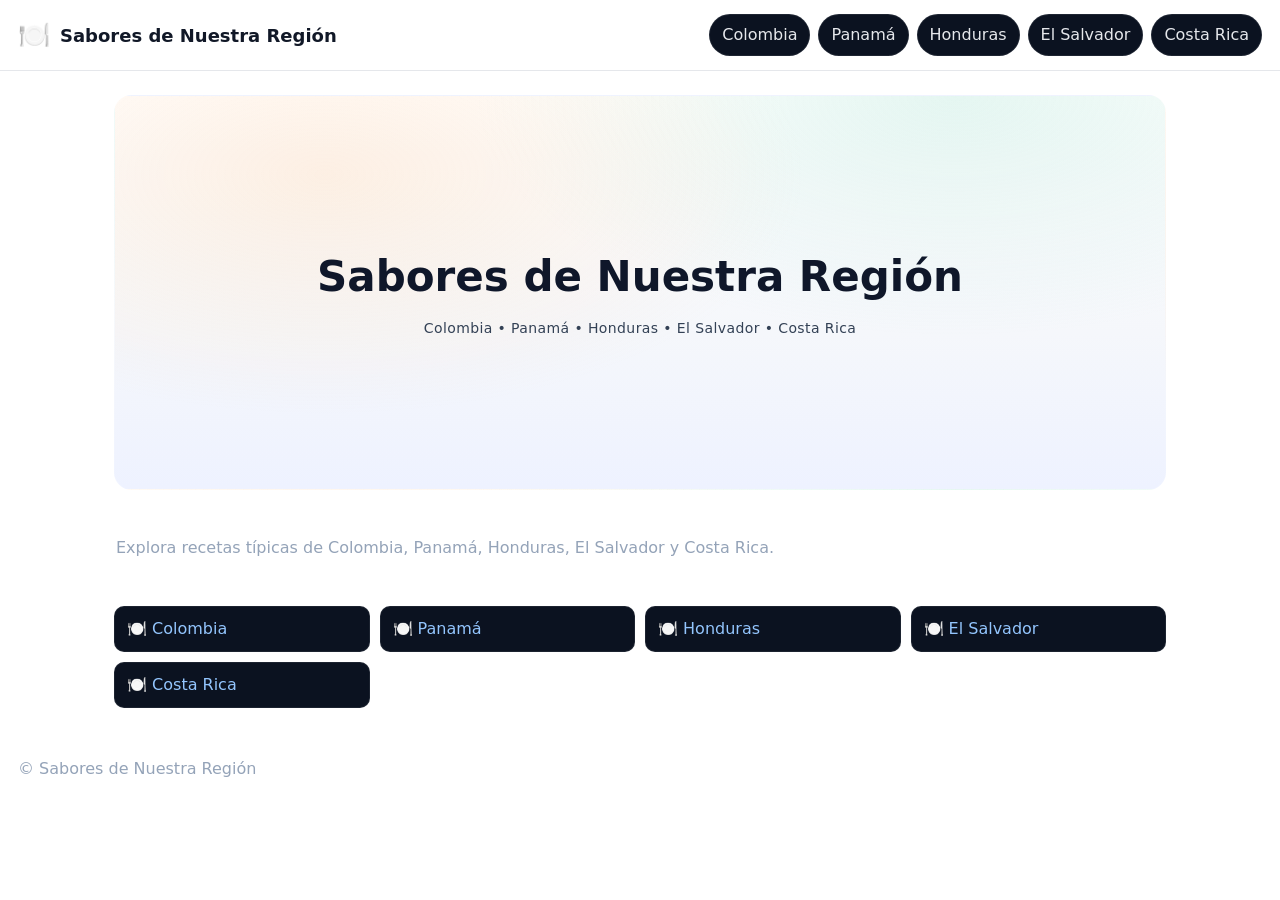
<file: index.html>
<!DOCTYPE html>
<html lang="es">
<head>
  <meta charset="utf-8" />
  <meta name="viewport" content="width=device-width, initial-scale=1" />
  <title>Sabores de Nuestra Región — Inicio</title>
  <link rel="stylesheet" href="css/styles.css" />
</head>
<body>
  <header class="header">
    <div class="brand"><span class="logo">🍽️</span><h1>Sabores de Nuestra Región</h1></div>
    <nav class="nav"><a class="" href="colombia.html">Colombia</a>
      <a class="" href="panama.html">Panamá</a>
      <a class="" href="honduras.html">Honduras</a>
      <a class="" href="elsalvador.html">El Salvador</a>
      <a class="" href="costarica.html">Costa Rica</a></nav>
  </header>
  <main class="main">
    
    <div class="hero hero-neutral">
      <div class="hero-inner">
        <h2>Sabores de Nuestra Región</h2>
        <p>Colombia • Panamá • Honduras • El Salvador • Costa Rica</p>
      </div>
    </div>

    <p class="info">Explora recetas típicas de Colombia, Panamá, Honduras, El Salvador y Costa Rica.</p>
    <div class="list-links">
        <a href="colombia.html">🍽️ Colombia</a>
        <a href="panama.html">🍽️ Panamá</a>
        <a href="honduras.html">🍽️ Honduras</a>
        <a href="elsalvador.html">🍽️ El Salvador</a>
        <a href="costarica.html">🍽️ Costa Rica</a>
    </div>
  </main>
  <footer class="footer">© Sabores de Nuestra Región</footer>
</body>
</html>
</file>
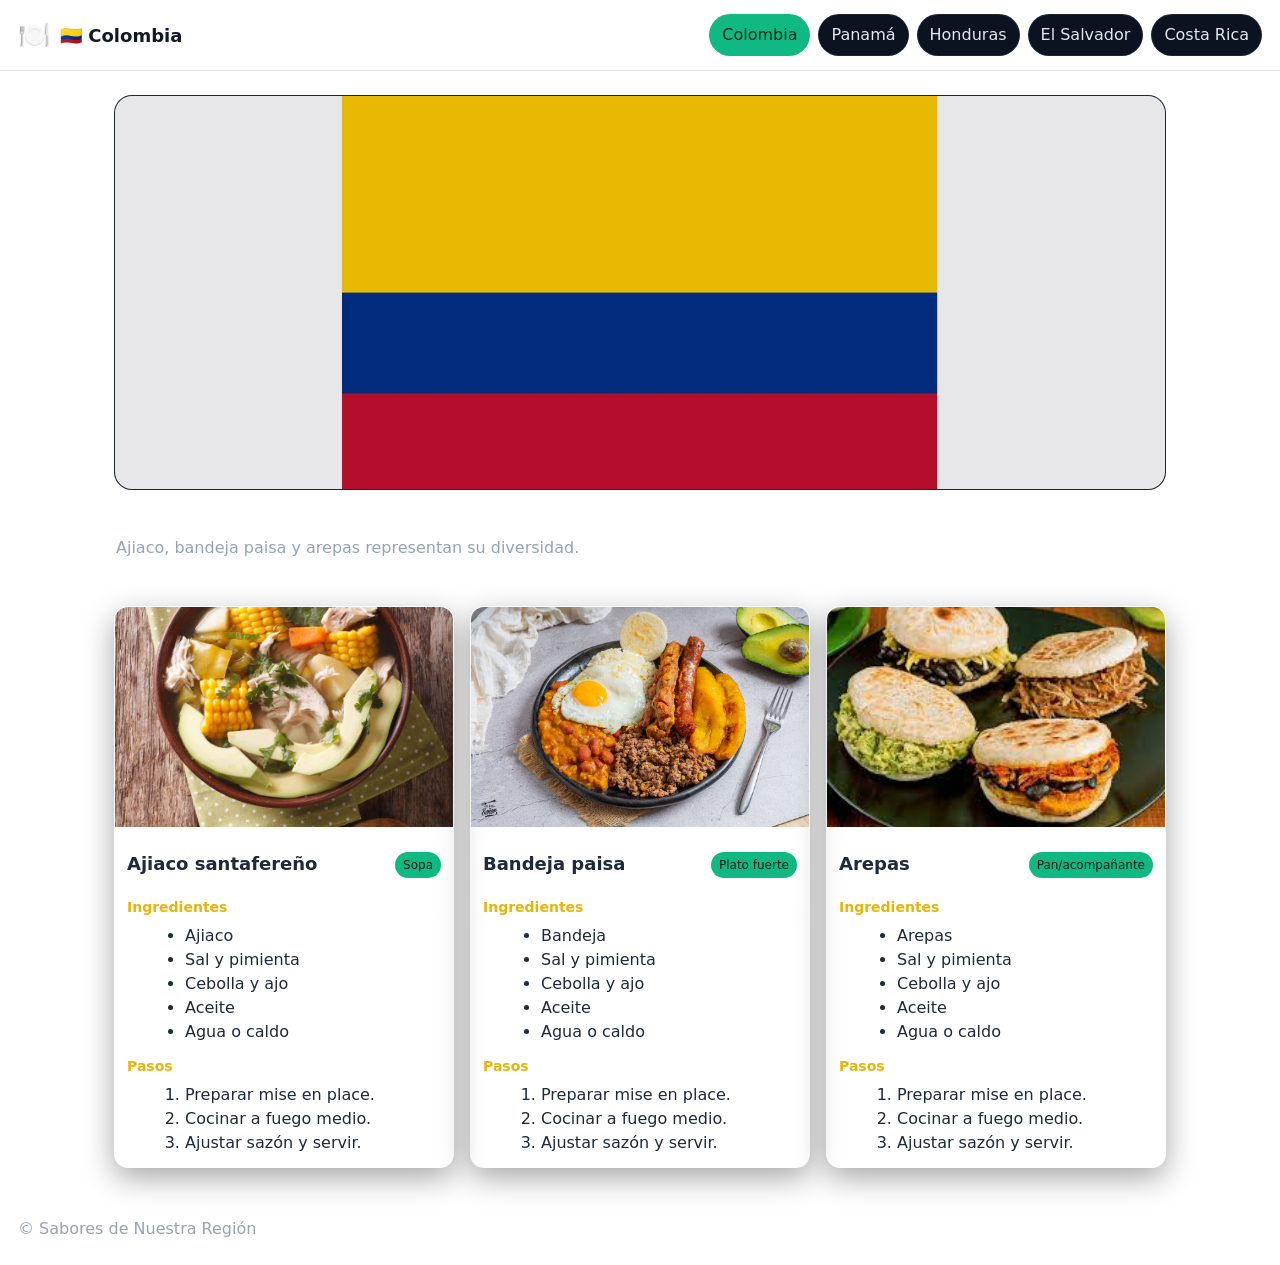
<file: colombia.html>
<!DOCTYPE html>
<html lang="es">
<head>
  <meta charset="utf-8" />
  <meta name="viewport" content="width=device-width, initial-scale=1" />
  <title>Colombia — Recetas</title>
  <link rel="stylesheet" href="css/styles.css" />
</head>
<body>
  <header class="header">
    <div class="brand">
      <span class="logo">🍽️</span>
      <h1>🇨🇴 Colombia</h1>
    </div>
    <nav class="nav"><a class="active" href="colombia.html">Colombia</a>
      <a class="" href="panama.html">Panamá</a>
      <a class="" href="honduras.html">Honduras</a>
      <a class="" href="elsalvador.html">El Salvador</a>
      
      <a class="" href="costarica.html">Costa Rica</a></nav>
  </header>
  <main class="main">
    <div class="hero"><img src="img/colombia_hero.jpg" alt="Colombia hero"></div>
    <p class="info">Ajiaco, bandeja paisa y arepas representan su diversidad.</p>
    <section class="grid">
      
      <article class="card">
        <img src="img/ajiaco.jpg" alt="Ajiaco santafereño">
        <div class="p">
          <div style="display:flex;justify-content:space-between;align-items:center;gap:8px">
            <h3>Ajiaco santafereño</h3><span class="badge">Sopa</span>
          </div>
          <h4>Ingredientes</h4>
          <ul><li>Ajiaco</li><li>Sal y pimienta</li><li>Cebolla y ajo</li><li>Aceite</li><li>Agua o caldo</li></ul>
          <h4>Pasos</h4>
          <ol><li>Preparar mise en place.</li><li>Cocinar a fuego medio.</li><li>Ajustar sazón y servir.</li></ol>
        </div>
      </article>
    
      <article class="card">
        <img src="img/bandeja.jpg" alt="Bandeja paisa">
        <div class="p">
          <div style="display:flex;justify-content:space-between;align-items:center;gap:8px">
            <h3>Bandeja paisa</h3><span class="badge">Plato fuerte</span>
          </div>
          <h4>Ingredientes</h4>
          <ul><li>Bandeja</li><li>Sal y pimienta</li><li>Cebolla y ajo</li><li>Aceite</li><li>Agua o caldo</li></ul>
          <h4>Pasos</h4>
          <ol><li>Preparar mise en place.</li><li>Cocinar a fuego medio.</li><li>Ajustar sazón y servir.</li></ol>
        </div>
      </article>
    
      <article class="card">
        <img src="img/arepas.jpg" alt="Arepas">
        <div class="p">
          <div style="display:flex;justify-content:space-between;align-items:center;gap:8px">
            <h3>Arepas</h3><span class="badge">Pan/acompañante</span>
          </div>
          <h4>Ingredientes</h4>
          <ul><li>Arepas</li><li>Sal y pimienta</li><li>Cebolla y ajo</li><li>Aceite</li><li>Agua o caldo</li></ul>
          <h4>Pasos</h4>
          <ol><li>Preparar mise en place.</li><li>Cocinar a fuego medio.</li><li>Ajustar sazón y servir.</li></ol>
         </div>
      </article>
    
    </section>
  </main>
  <footer class="footer">
    <div>© Sabores de Nuestra Región</div>
  </footer>
</body>
</html>
</file>
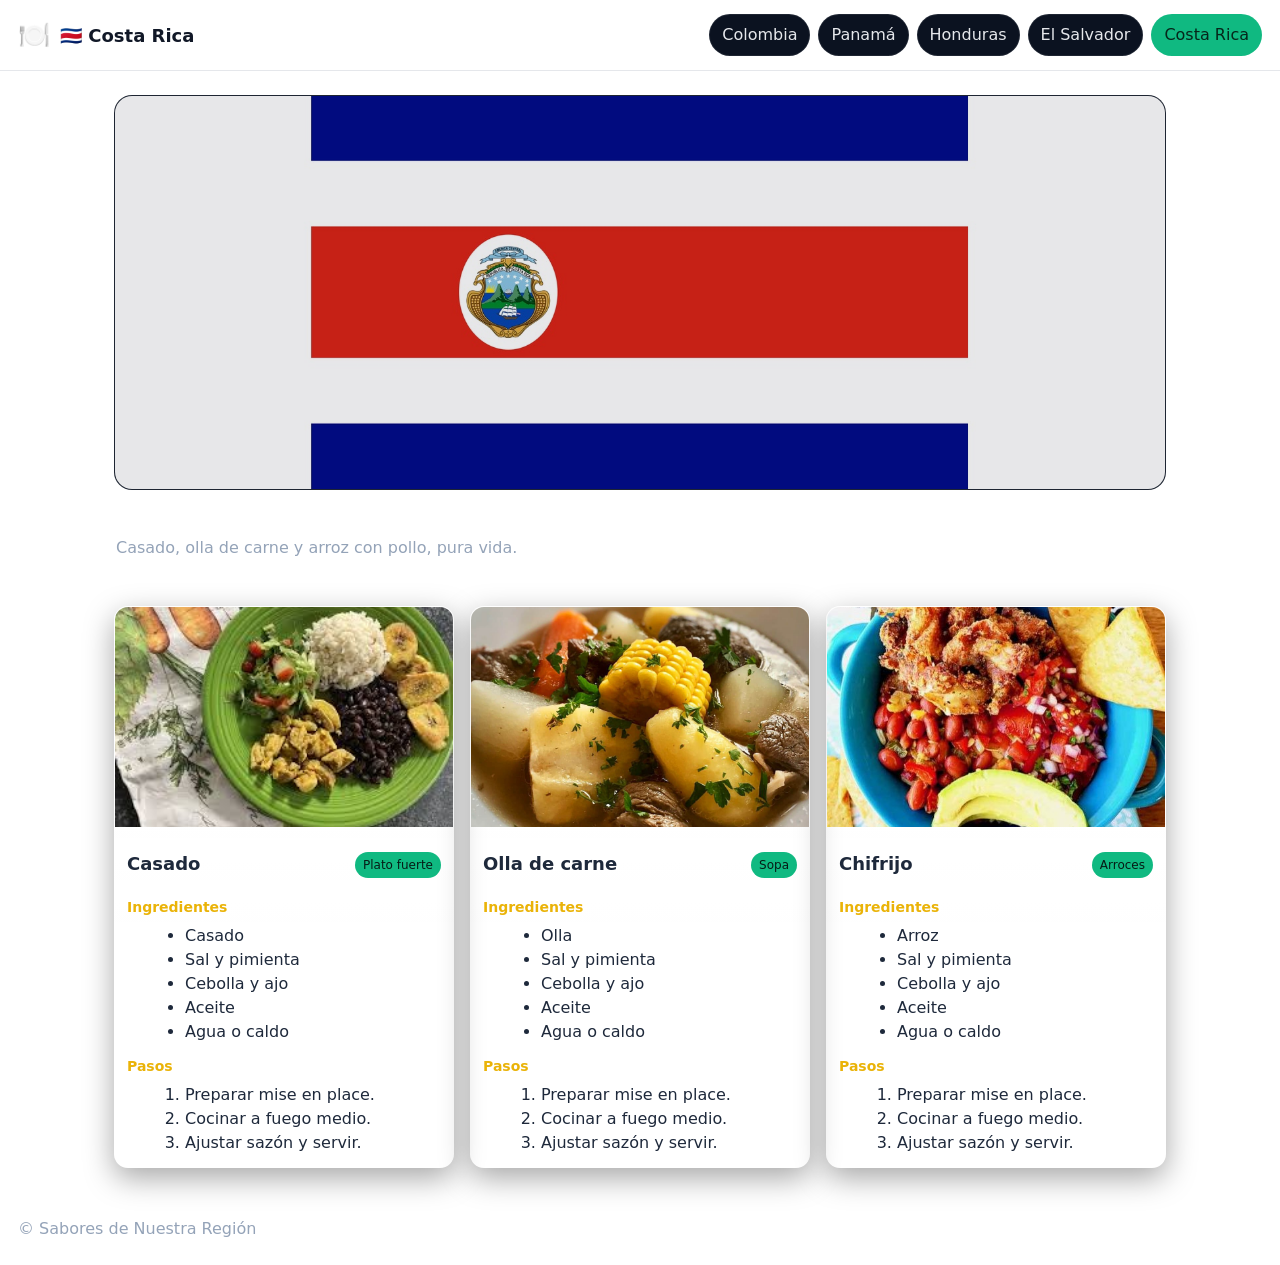
<file: costarica.html>
<!DOCTYPE html>
<html lang="es">
<head>
  <meta charset="utf-8" />
  <meta name="viewport" content="width=device-width, initial-scale=1" />
  <title>Costa Rica — Recetas</title>
  <link rel="stylesheet" href="css/styles.css" />
</head>
<body>
  <header class="header">
    <div class="brand">
      <span class="logo">🍽️</span>
      <h1>🇨🇷 Costa Rica</h1>
    </div>
    <nav class="nav"><a class="" href="colombia.html">Colombia</a>
      <a class="" href="panama.html">Panamá</a>
      <a class="" href="honduras.html">Honduras</a>
      <a class="" href="elsalvador.html">El Salvador</a>
      
      <a class="active" href="costarica.html">Costa Rica</a></nav>
  </header>
  <main class="main">
    <div class="hero"><img src="img/costarica_hero.jpg" alt="Costa Rica hero"></div>
    <p class="info">Casado, olla de carne y arroz con pollo, pura vida.</p>
    <section class="grid">
      
      <article class="card">
        <img src="img/casado.jpg" alt="Casado">
        <div class="p">
          <div style="display:flex;justify-content:space-between;align-items:center;gap:8px">
            <h3>Casado</h3><span class="badge">Plato fuerte</span>
          </div>
          <h4>Ingredientes</h4>
          <ul><li>Casado</li><li>Sal y pimienta</li><li>Cebolla y ajo</li><li>Aceite</li><li>Agua o caldo</li></ul>
          <h4>Pasos</h4>
          <ol><li>Preparar mise en place.</li><li>Cocinar a fuego medio.</li><li>Ajustar sazón y servir.</li></ol>
        </div>
      </article>
    
      <article class="card">
        <img src="img/olla_carne.jpg" alt="Olla de carne">
        <div class="p">
          <div style="display:flex;justify-content:space-between;align-items:center;gap:8px">
            <h3>Olla de carne</h3><span class="badge">Sopa</span>
          </div>
          <h4>Ingredientes</h4>
          <ul><li>Olla</li><li>Sal y pimienta</li><li>Cebolla y ajo</li><li>Aceite</li><li>Agua o caldo</li></ul>
          <h4>Pasos</h4>
          <ol><li>Preparar mise en place.</li><li>Cocinar a fuego medio.</li><li>Ajustar sazón y servir.</li></ol>
        </div>
      </article>
    
      <article class="card">
        <img src="img/chifrijo.jpg" alt="Chifrijo">
        <div class="p">
          <div style="display:flex;justify-content:space-between;align-items:center;gap:8px">
            <h3>Chifrijo</h3><span class="badge">Arroces</span>
          </div>
          <h4>Ingredientes</h4>
          <ul><li>Arroz</li><li>Sal y pimienta</li><li>Cebolla y ajo</li><li>Aceite</li><li>Agua o caldo</li></ul>
          <h4>Pasos</h4>
          <ol><li>Preparar mise en place.</li><li>Cocinar a fuego medio.</li><li>Ajustar sazón y servir.</li></ol>
        </div>
      </article>
    
    </section>
  </main>
  <footer class="footer">
    <div>© Sabores de Nuestra Región</div>
  </footer>
</body>
</html>
</file>
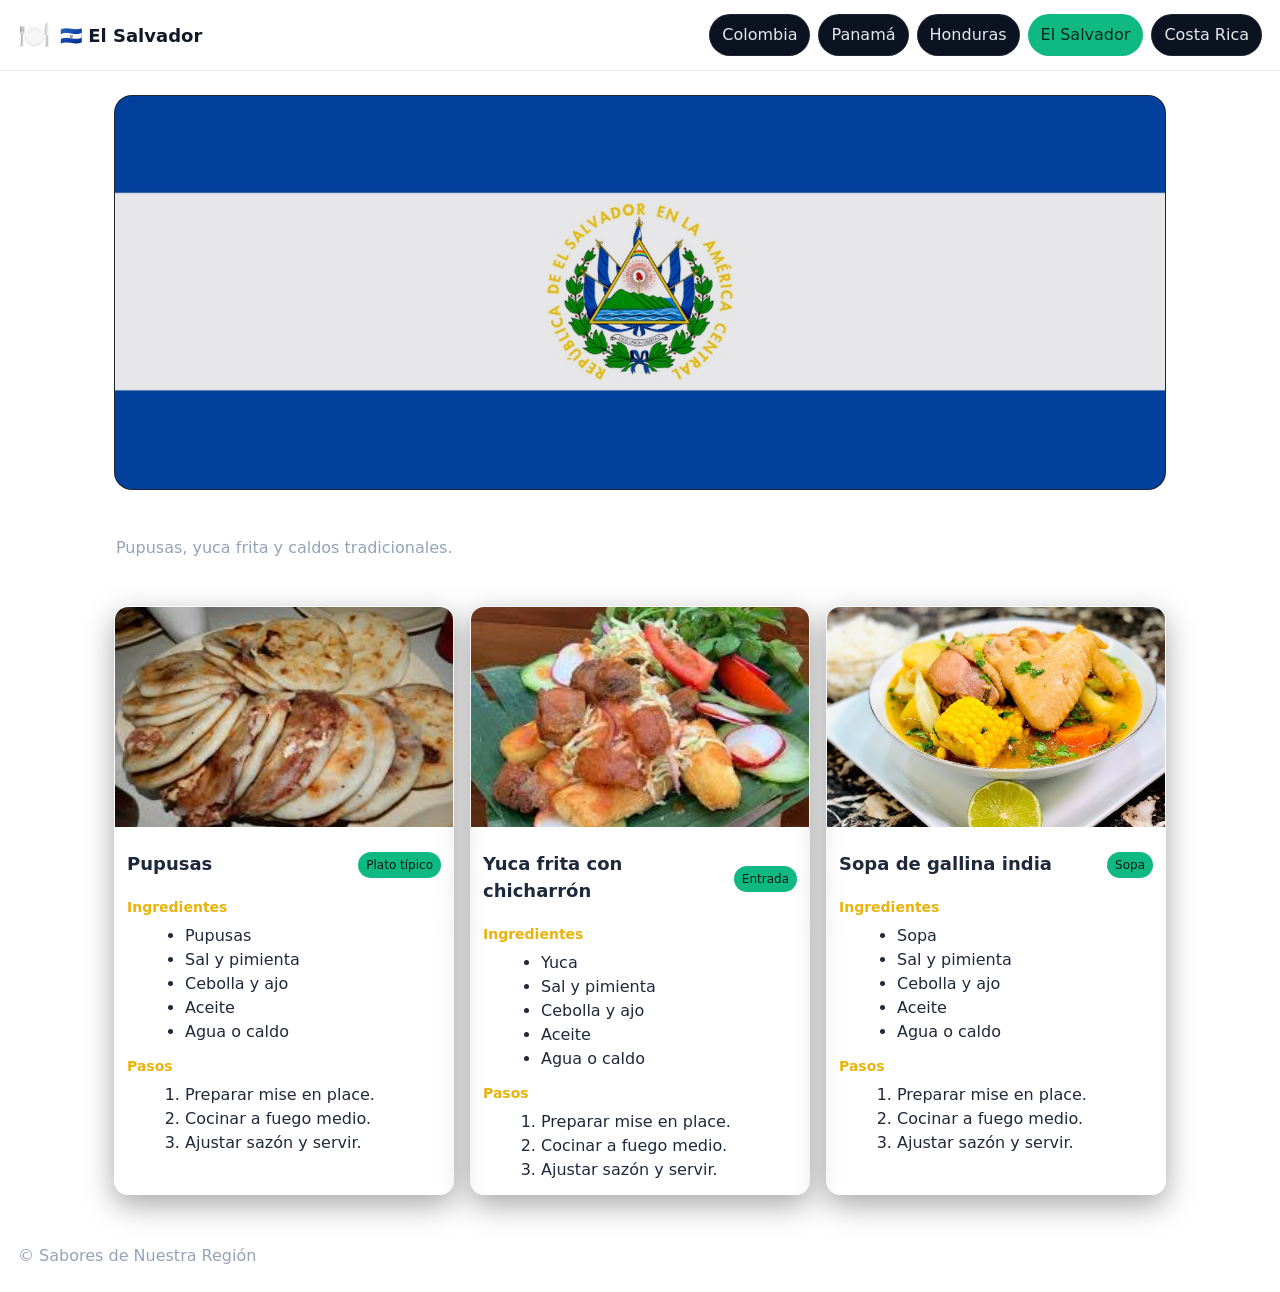
<file: elsalvador.html>
<!DOCTYPE html>
<html lang="es">
<head>
  <meta charset="utf-8" />
  <meta name="viewport" content="width=device-width, initial-scale=1" />
  <title>El Salvador — Recetas</title>
  <link rel="stylesheet" href="css/styles.css" />
</head>
<body>
  <header class="header">
    <div class="brand">
      <span class="logo">🍽️</span>
      <h1>🇸🇻 El Salvador</h1>
    </div>
    <nav class="nav"><a class="" href="colombia.html">Colombia</a>
      <a class="" href="panama.html">Panamá</a>
      <a class="" href="honduras.html">Honduras</a>
      <a class="active" href="elsalvador.html">El Salvador</a>
      
      <a class="" href="costarica.html">Costa Rica</a></nav>
  </header>
  <main class="main">
    <div class="hero"><img src="img/elsalvador_hero.jpg" alt="El Salvador hero"></div>
    <p class="info">Pupusas, yuca frita y caldos tradicionales.</p>
    <section class="grid">
      
      <article class="card">
        <img src="img/pupusas.jpg" alt="Pupusas">
        <div class="p">
          <div style="display:flex;justify-content:space-between;align-items:center;gap:8px">
            <h3>Pupusas</h3><span class="badge">Plato típico</span>
          </div>
          <h4>Ingredientes</h4>
          <ul><li>Pupusas</li><li>Sal y pimienta</li><li>Cebolla y ajo</li><li>Aceite</li><li>Agua o caldo</li></ul>
          <h4>Pasos</h4>
          <ol><li>Preparar mise en place.</li><li>Cocinar a fuego medio.</li><li>Ajustar sazón y servir.</li></ol>
        </div>
      </article>
    
      <article class="card">
        <img src="img/yuca_frita.jpg" alt="Yuca frita con chicharrón">
        <div class="p">
          <div style="display:flex;justify-content:space-between;align-items:center;gap:8px">
            <h3>Yuca frita con chicharrón</h3><span class="badge">Entrada</span>
          </div>
          <h4>Ingredientes</h4>
          <ul><li>Yuca</li><li>Sal y pimienta</li><li>Cebolla y ajo</li><li>Aceite</li><li>Agua o caldo</li></ul>
          <h4>Pasos</h4>
          <ol><li>Preparar mise en place.</li><li>Cocinar a fuego medio.</li><li>Ajustar sazón y servir.</li></ol>
        </div>
      </article>
    
      <article class="card">
        <img src="img/gallina_india.jpg" alt="Sopa de gallina india">
        <div class="p">
          <div style="display:flex;justify-content:space-between;align-items:center;gap:8px">
            <h3>Sopa de gallina india</h3><span class="badge">Sopa</span>
          </div>
          <h4>Ingredientes</h4>
          <ul><li>Sopa</li><li>Sal y pimienta</li><li>Cebolla y ajo</li><li>Aceite</li><li>Agua o caldo</li></ul>
          <h4>Pasos</h4>
          <ol><li>Preparar mise en place.</li><li>Cocinar a fuego medio.</li><li>Ajustar sazón y servir.</li></ol>
         </div>
      </article>
    
    </section>
  </main>
  <footer class="footer">
    <div>© Sabores de Nuestra Región</div>
  </footer>
</body>
</html>
</file>
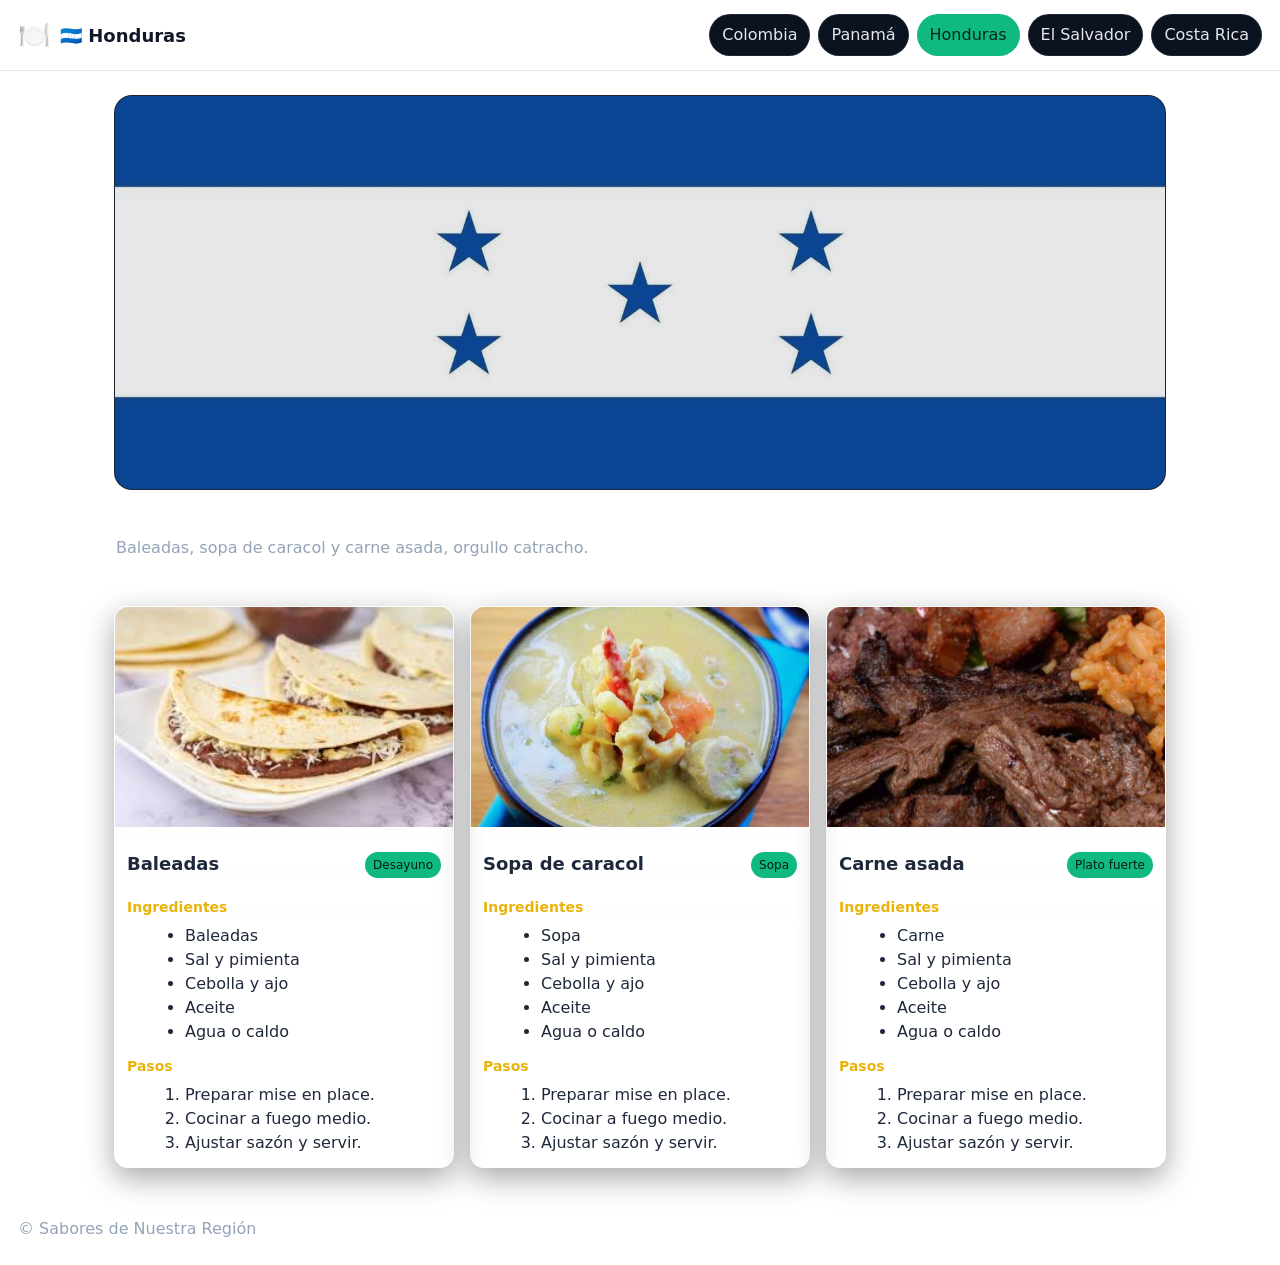
<file: honduras.html>
<!DOCTYPE html>
<html lang="es">
<head>
  <meta charset="utf-8" />
  <meta name="viewport" content="width=device-width, initial-scale=1" />
  <title>Honduras — Recetas</title>
  <link rel="stylesheet" href="css/styles.css" />
</head>
<body>
  <header class="header">
    <div class="brand">
      <span class="logo">🍽️</span>
      <h1>🇭🇳 Honduras</h1>
    </div>
    <nav class="nav"><a class="" href="colombia.html">Colombia</a>
      <a class="" href="panama.html">Panamá</a>
      <a class="active" href="honduras.html">Honduras</a>
      <a class="" href="elsalvador.html">El Salvador</a>
      
      <a class="" href="costarica.html">Costa Rica</a></nav>
  </header>
  <main class="main">
    <div class="hero"><img src="img/honduras_hero.jpg" alt="Honduras hero"></div>
    <p class="info">Baleadas, sopa de caracol y carne asada, orgullo catracho.</p>
    <section class="grid">
      
      <article class="card">
        <img src="img/baleadas.jpg" alt="Baleadas">
        <div class="p">
          <div style="display:flex;justify-content:space-between;align-items:center;gap:8px">
            <h3>Baleadas</h3><span class="badge">Desayuno</span>
          </div>
          <h4>Ingredientes</h4>
          <ul><li>Baleadas</li><li>Sal y pimienta</li><li>Cebolla y ajo</li><li>Aceite</li><li>Agua o caldo</li></ul>
          <h4>Pasos</h4>
          <ol><li>Preparar mise en place.</li><li>Cocinar a fuego medio.</li><li>Ajustar sazón y servir.</li></ol>
        </div>
      </article>
    
      <article class="card">
        <img src="img/caracol.jpg" alt="Sopa de caracol">
        <div class="p">
          <div style="display:flex;justify-content:space-between;align-items:center;gap:8px">
            <h3>Sopa de caracol</h3><span class="badge">Sopa</span>
          </div>
          <h4>Ingredientes</h4>
          <ul><li>Sopa</li><li>Sal y pimienta</li><li>Cebolla y ajo</li><li>Aceite</li><li>Agua o caldo</li></ul>
          <h4>Pasos</h4>
          <ol><li>Preparar mise en place.</li><li>Cocinar a fuego medio.</li><li>Ajustar sazón y servir.</li></ol>
        </div>
      </article>
    
      <article class="card">
        <img src="img/carne_asada.jpg" alt="Carne asada">
        <div class="p">
          <div style="display:flex;justify-content:space-between;align-items:center;gap:8px">
            <h3>Carne asada</h3><span class="badge">Plato fuerte</span>
          </div>
          <h4>Ingredientes</h4>
          <ul><li>Carne</li><li>Sal y pimienta</li><li>Cebolla y ajo</li><li>Aceite</li><li>Agua o caldo</li></ul>
          <h4>Pasos</h4>
          <ol><li>Preparar mise en place.</li><li>Cocinar a fuego medio.</li><li>Ajustar sazón y servir.</li></ol>
          </div>
      </article>
    
    </section>
  </main>
  <footer class="footer">
    <div>© Sabores de Nuestra Región</div>
  </footer>
</body>
</html>
</file>
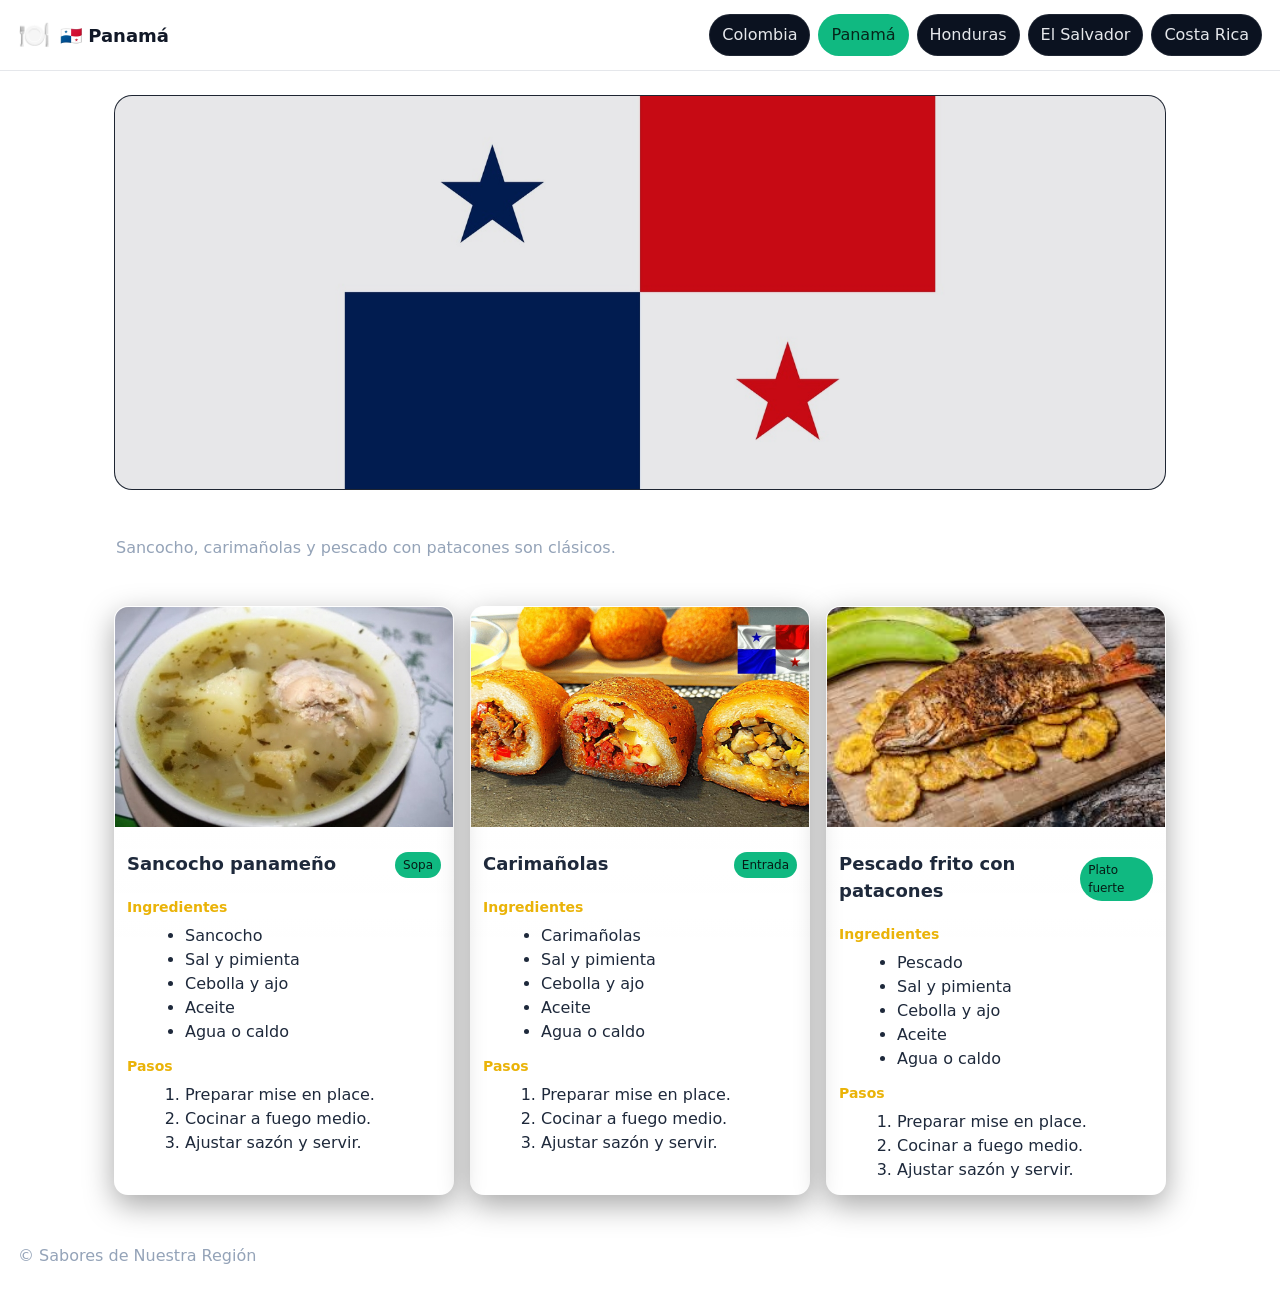
<file: panama.html>
<!DOCTYPE html>
<html lang="es">
<head>
  <meta charset="utf-8" />
  <meta name="viewport" content="width=device-width, initial-scale=1" />
  <title>Panamá — Recetas</title>
  <link rel="stylesheet" href="css/styles.css" />
</head>
<body>
  <header class="header">
    <div class="brand">
      <span class="logo">🍽️</span>
      <h1>🇵🇦 Panamá</h1>
    </div>
    <nav class="nav"><a class="" href="colombia.html">Colombia</a>
      <a class="active" href="panama.html">Panamá</a>
      <a class="" href="honduras.html">Honduras</a>
      <a class="" href="elsalvador.html">El Salvador</a>
      
      <a class="" href="costarica.html">Costa Rica</a></nav>
  </header>
  <main class="main">
    <div class="hero"><img src="img/panama_hero.jpg" alt="Panamá hero"></div>
    <p class="info">Sancocho, carimañolas y pescado con patacones son clásicos.</p>
    <section class="grid">
      
      <article class="card">
        <img src="img/sancocho.jpg" alt="Sancocho panameño">
        <div class="p">
          <div style="display:flex;justify-content:space-between;align-items:center;gap:8px">
            <h3>Sancocho panameño</h3><span class="badge">Sopa</span>
          </div>
          <h4>Ingredientes</h4>
          <ul><li>Sancocho</li><li>Sal y pimienta</li><li>Cebolla y ajo</li><li>Aceite</li><li>Agua o caldo</li></ul>
          <h4>Pasos</h4>
          <ol><li>Preparar mise en place.</li><li>Cocinar a fuego medio.</li><li>Ajustar sazón y servir.</li></ol>
        </div>
      </article>
    
      <article class="card">
        <img src="img/carimanolas.jpg" alt="Carimañolas">
        <div class="p">
          <div style="display:flex;justify-content:space-between;align-items:center;gap:8px">
            <h3>Carimañolas</h3><span class="badge">Entrada</span>
          </div>
          <h4>Ingredientes</h4>
          <ul><li>Carimañolas</li><li>Sal y pimienta</li><li>Cebolla y ajo</li><li>Aceite</li><li>Agua o caldo</li></ul>
          <h4>Pasos</h4>
          <ol><li>Preparar mise en place.</li><li>Cocinar a fuego medio.</li><li>Ajustar sazón y servir.</li></ol>
        </div>
      </article>
    
      <article class="card">
        <img src="img/pescado_patacones.jpg" alt="Pescado frito con patacones">
        <div class="p">
          <div style="display:flex;justify-content:space-between;align-items:center;gap:8px">
            <h3>Pescado frito con patacones</h3><span class="badge">Plato fuerte</span>
          </div>
          <h4>Ingredientes</h4>
          <ul><li>Pescado</li><li>Sal y pimienta</li><li>Cebolla y ajo</li><li>Aceite</li><li>Agua o caldo</li></ul>
          <h4>Pasos</h4>
          <ol><li>Preparar mise en place.</li><li>Cocinar a fuego medio.</li><li>Ajustar sazón y servir.</li></ol>
          </div>
      </article>
    
    </section>
  </main>
  <footer class="footer">
    <div>© Sabores de Nuestra Región</div>
  </footer>
</body>
</html>
</file>
<file: css/styles.css>
:root{
  --bg:#0f172a; --panel:#111827; --muted:#94a3b8; --text:#e5e7eb;
  --brand:#10b981; --accent:#eab308; --ring:#22d3ee; --card:#0b1220;
  --radius:18px; --shadow:0 10px 30px rgba(0,0,0,.35);
}
*{box-sizing:border-box}
html,body{height:100%}
body{margin:0; font-family:system-ui,-apple-system,Segoe UI,Roboto,Ubuntu,Cantarell,Arial;
  color:#1e293b; background:#ffffff; line-height:1.5}
a{color:#93c5fd; text-decoration:none} a:hover{text-decoration:underline}
.header{background:#ffffff;border-bottom:1px solid #e5e7eb;display:flex;gap:16px;align-items:center;padding:14px 18px;}
.brand{display:flex;align-items:center;gap:10px}
.logo{font-size:26px}
.brand h1{margin:0;font-size:18px}
.nav{margin-left:auto;display:flex;flex-wrap:wrap;gap:8px}
.nav a{color:var(--text); text-decoration:none; padding:8px 12px; border:1px solid rgba(255,255,255,.08);
  border-radius:999px; background:#0b1220}
.nav a:hover{border-color:var(--ring)}
.nav a.active{background:var(--brand); color:#06261a; border-color:transparent}
.main{max-width:1100px;margin:0 auto;padding:24px;display:grid;gap:20px}
.hero{position:relative;aspect-ratio:16/6;border:1px solid rgba(255,255,255,.08);
  border-radius:var(--radius);overflow:hidden;background:#0b1220}
.hero img{width:100%;height:100%;object-fit:cover;opacity:.9}
.info{padding:10px 2px;color:var(--muted)}
.grid{display:grid;grid-template-columns:repeat(auto-fit,minmax(260px,1fr));gap:16px}
.card{background:linear-gradient(180deg,rgba(255,255,255,.03),transparent 60%);
  border:1px solid rgba(255,255,255,.07);border-radius:14px;box-shadow:var(--shadow);overflow:hidden}
.card img{width:100%;height:220px;object-fit:cover}
.card .p{padding:12px}
.card h3{margin:4px 0 8px 0;font-size:18px}
.badge{font-size:12px;color:#061b15;background:var(--brand);padding:4px 8px;border-radius:999px}
h4{margin:12px 0 6px 0;color:var(--accent);font-size:14px}
ul,ol{margin:0 0 0 18px}
.footer{padding:24px 18px;color:var(--muted);border-top:1px dashed rgba(255,255,255,.12)}
.list-links{display:grid;grid-template-columns:repeat(auto-fit,minmax(220px,1fr));gap:10px}
.list-links a{display:block;padding:10px 12px;border:1px solid rgba(255,255,255,.07);border-radius:10px;background:#0b1220}
.list-links a:hover{border-color:var(--ring)}
.small{font-size:12px;color:var(--muted)}

.brand h1{color:#111827;font-weight:700;}
.logo{font-size:26px;}

/* Neutral hero for index */
.hero-neutral{
  display:flex; align-items:center; justify-content:center;
  background:
    radial-gradient(800px 400px at 20% 20%, rgba(255, 200, 150, .25), transparent 60%),
    radial-gradient(800px 400px at 80% 0%, rgba(150, 220, 200, .25), transparent 60%),
    linear-gradient(180deg, #ffffff, #f5f7fb 60%, #eef2ff);
}
.hero-neutral .hero-inner{
  text-align:center;
  padding: 40px 20px;
}
.hero-neutral h2{
  margin: 0 0 10px 0; font-size: clamp(28px, 5vw, 42px); color:#0f172a;
}
.hero-neutral p{
  margin: 0; font-size: 14px; color:#334155; letter-spacing: .4px;
}
</file>
